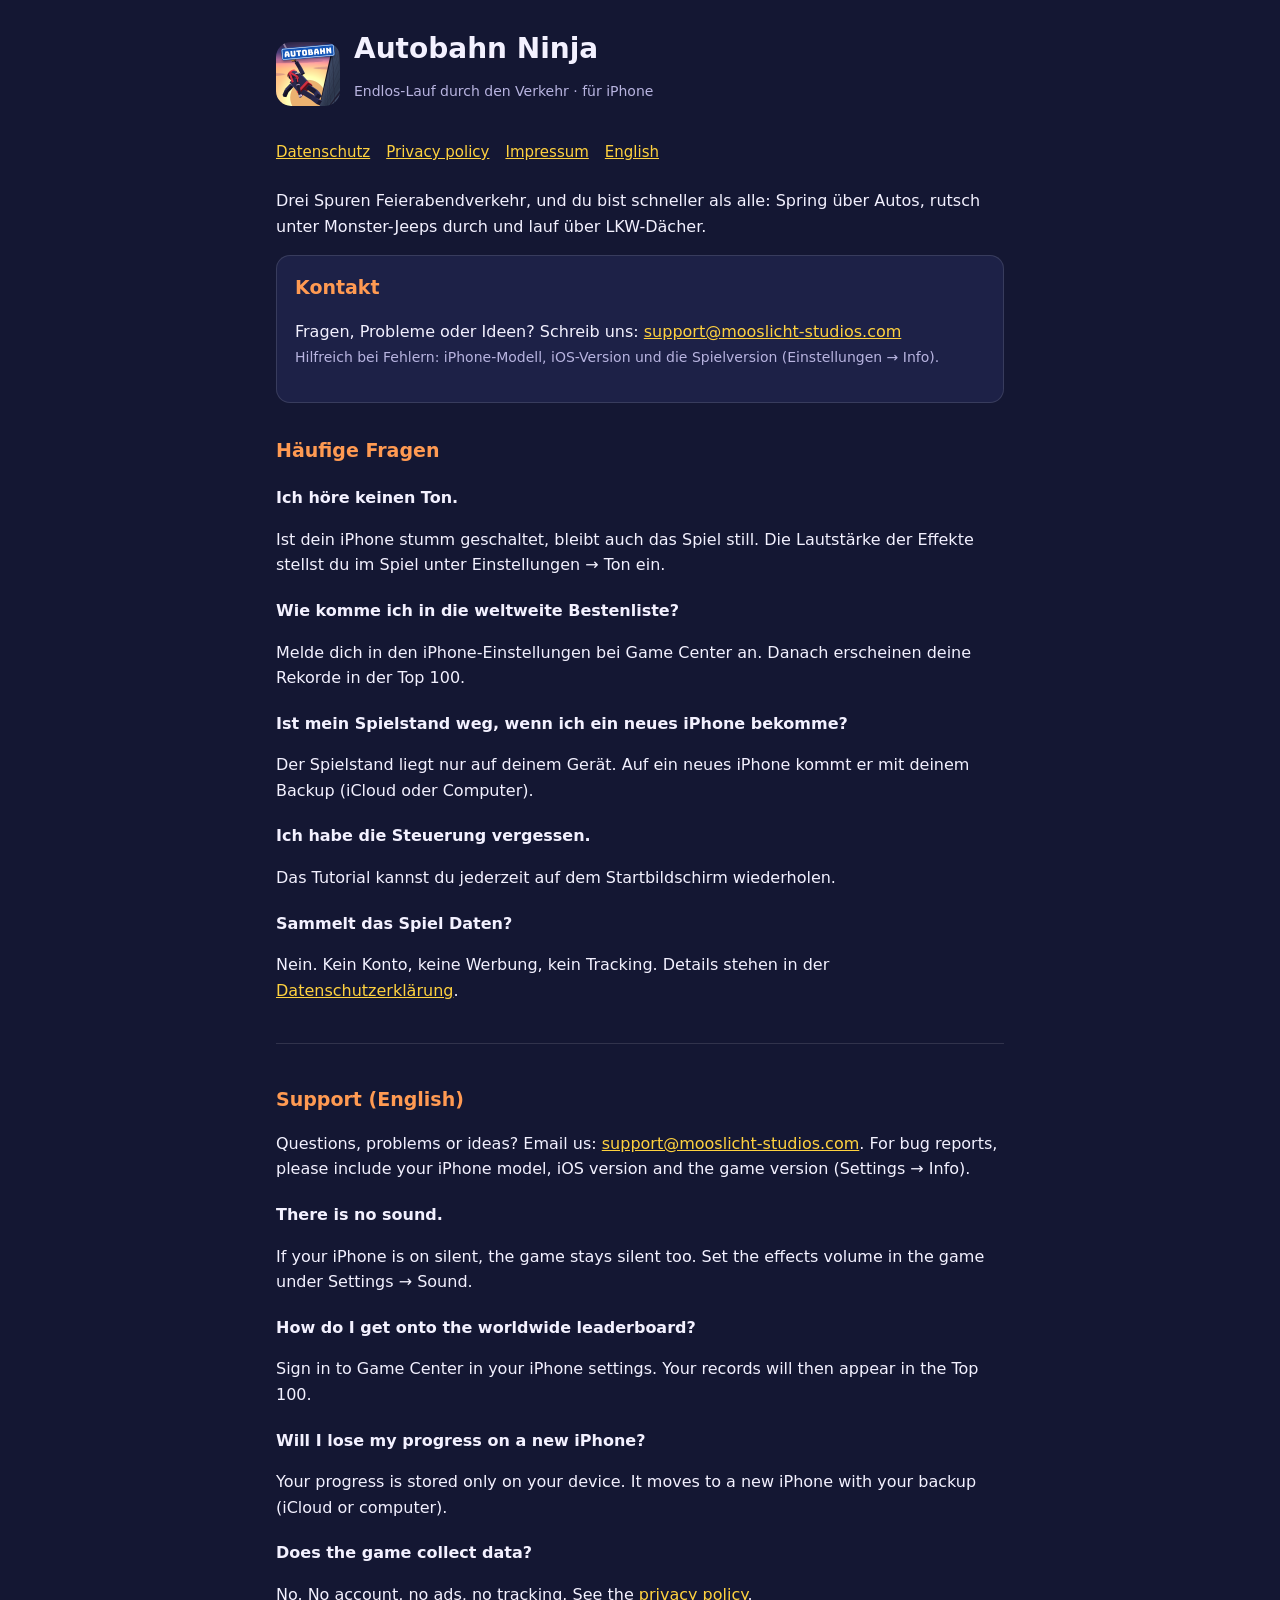
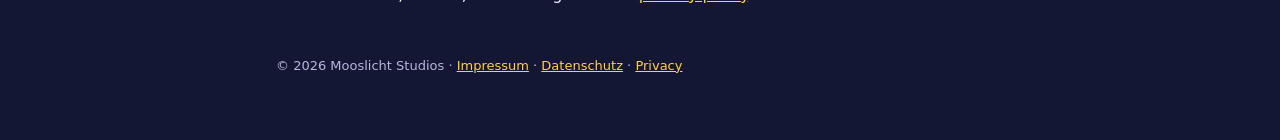
<file: index.html>
<!doctype html>
<html lang="de">
<head>
<meta charset="utf-8">
<meta name="viewport" content="width=device-width,initial-scale=1">
<title>Autobahn Ninja – Support</title>
<meta name="description" content="Support und Kontakt für das Spiel Autobahn Ninja (iPhone).">
<link rel="stylesheet" href="style.css">
<link rel="icon" href="icon.png">
</head>
<body>
<main>
<header><img src="icon.png" alt=""><div><h1>Autobahn Ninja</h1><p class="muted">Endlos-Lauf durch den Verkehr · für iPhone</p></div></header>
<nav><a href="datenschutz.html">Datenschutz</a><a href="privacy.html">Privacy policy</a><a href="impressum.html">Impressum</a><a href="#en">English</a></nav>

<p>Drei Spuren Feierabendverkehr, und du bist schneller als alle: Spring über Autos, rutsch unter Monster-Jeeps durch und lauf über LKW-Dächer.</p>

<div class="card">
<h2 style="margin-top:0">Kontakt</h2>
<p>Fragen, Probleme oder Ideen? Schreib uns: <a href="mailto:support@mooslicht-studios.com">support@mooslicht-studios.com</a><br>
<span class="muted">Hilfreich bei Fehlern: iPhone-Modell, iOS-Version und die Spielversion (Einstellungen → Info).</span></p>
</div>

<h2>Häufige Fragen</h2>
<h3>Ich höre keinen Ton.</h3>
<p>Ist dein iPhone stumm geschaltet, bleibt auch das Spiel still. Die Lautstärke der Effekte stellst du im Spiel unter Einstellungen → Ton ein.</p>
<h3>Wie komme ich in die weltweite Bestenliste?</h3>
<p>Melde dich in den iPhone-Einstellungen bei Game Center an. Danach erscheinen deine Rekorde in der Top 100.</p>
<h3>Ist mein Spielstand weg, wenn ich ein neues iPhone bekomme?</h3>
<p>Der Spielstand liegt nur auf deinem Gerät. Auf ein neues iPhone kommt er mit deinem Backup (iCloud oder Computer).</p>
<h3>Ich habe die Steuerung vergessen.</h3>
<p>Das Tutorial kannst du jederzeit auf dem Startbildschirm wiederholen.</p>
<h3>Sammelt das Spiel Daten?</h3>
<p>Nein. Kein Konto, keine Werbung, kein Tracking. Details stehen in der <a href="datenschutz.html">Datenschutzerklärung</a>.</p>

<section class="lang" id="en" lang="en">
<h2>Support (English)</h2>
<p>Questions, problems or ideas? Email us: <a href="mailto:support@mooslicht-studios.com">support@mooslicht-studios.com</a>. For bug reports, please include your iPhone model, iOS version and the game version (Settings → Info).</p>
<h3>There is no sound.</h3>
<p>If your iPhone is on silent, the game stays silent too. Set the effects volume in the game under Settings → Sound.</p>
<h3>How do I get onto the worldwide leaderboard?</h3>
<p>Sign in to Game Center in your iPhone settings. Your records will then appear in the Top 100.</p>
<h3>Will I lose my progress on a new iPhone?</h3>
<p>Your progress is stored only on your device. It moves to a new iPhone with your backup (iCloud or computer).</p>
<h3>Does the game collect data?</h3>
<p>No. No account, no ads, no tracking. See the <a href="privacy.html">privacy policy</a>.</p>
</section>

<footer>© 2026 Mooslicht Studios · <a href="impressum.html">Impressum</a> · <a href="datenschutz.html">Datenschutz</a> · <a href="privacy.html">Privacy</a></footer>
</main>
</body>
</html>
</file>
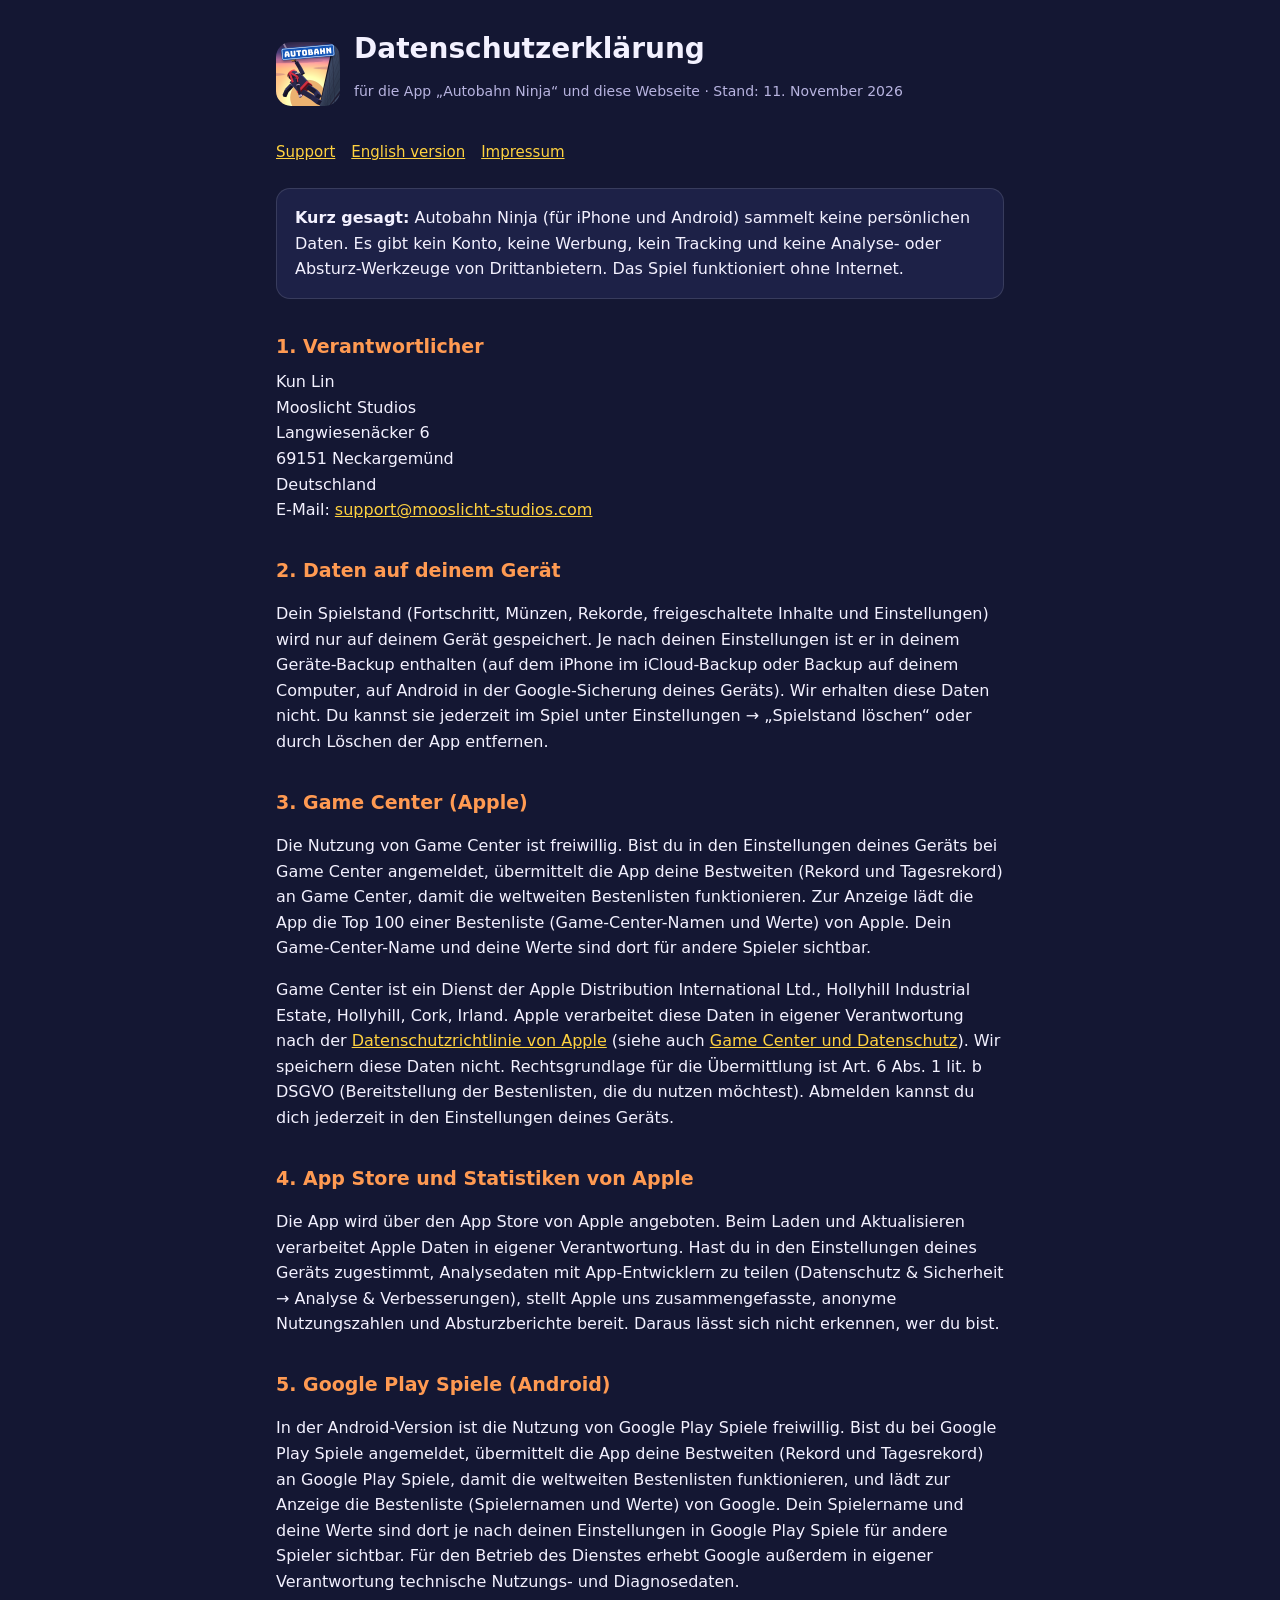
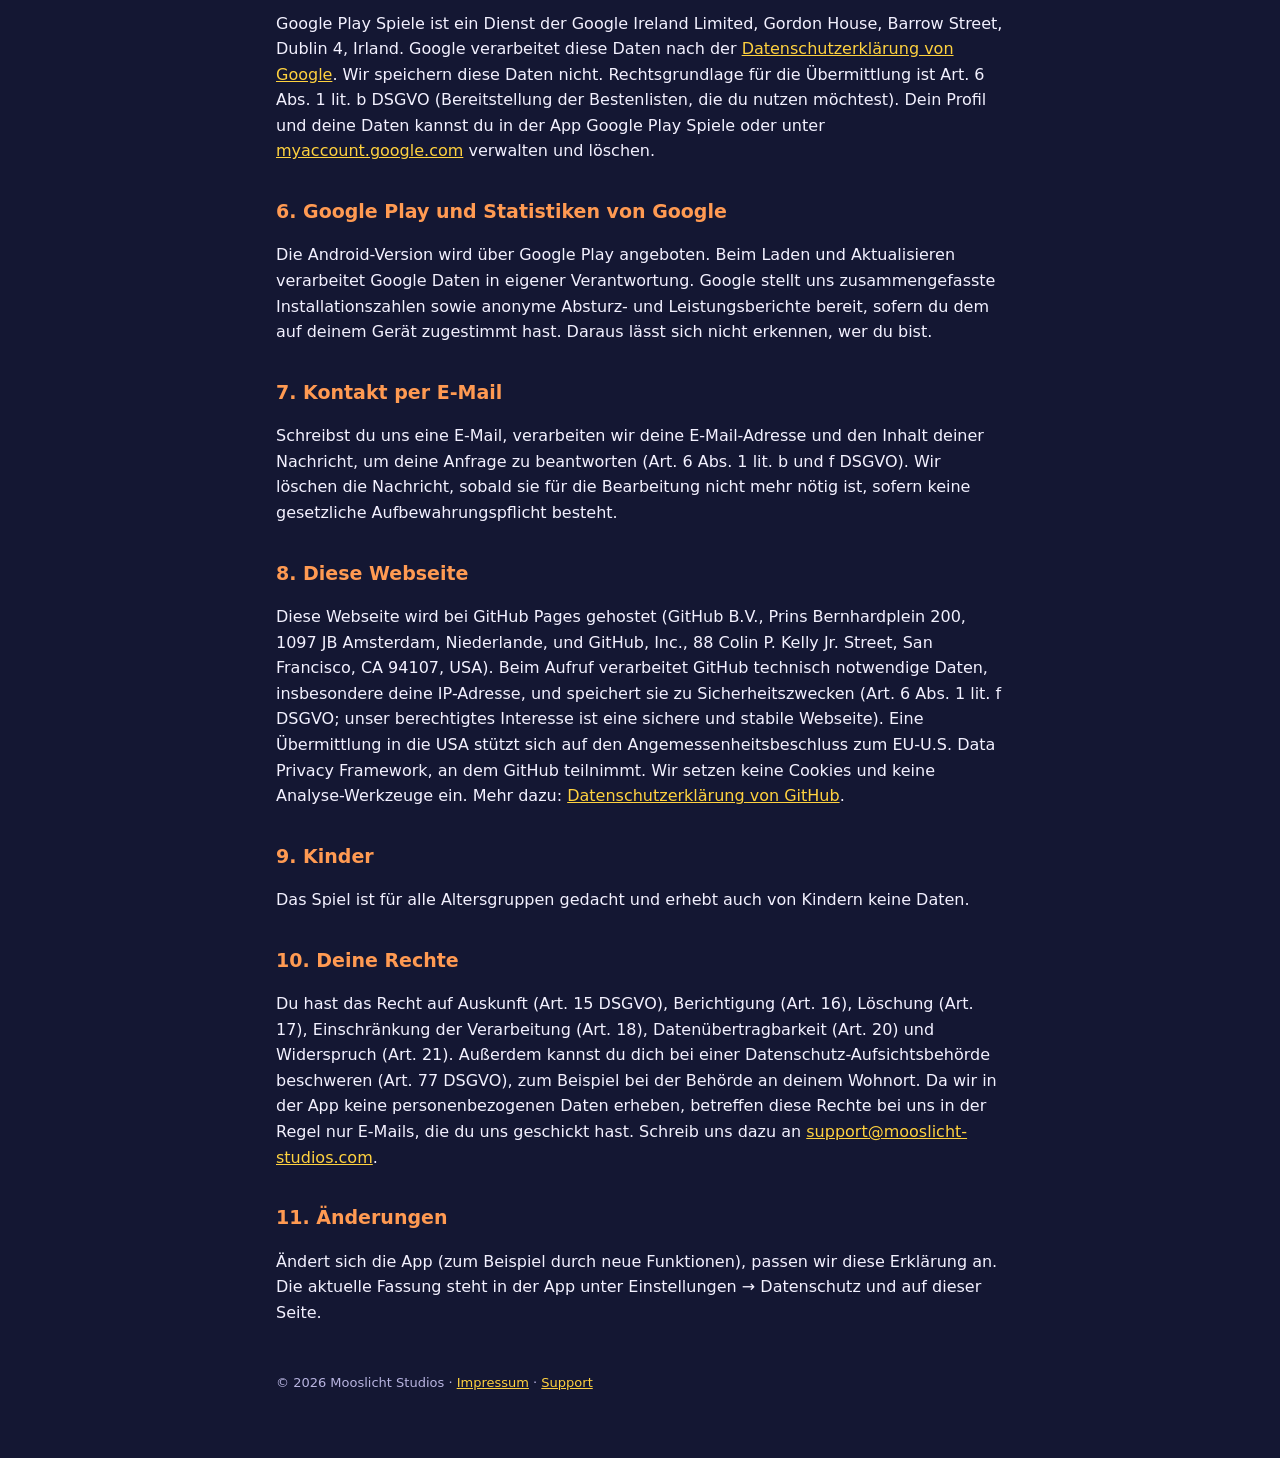
<file: datenschutz.html>
<!doctype html>
<html lang="de">
<head>
<meta charset="utf-8">
<meta name="viewport" content="width=device-width,initial-scale=1">
<title>Autobahn Ninja – Datenschutzerklärung</title>
<link rel="stylesheet" href="style.css">
<link rel="icon" href="icon.png">
</head>
<body>
<main>
<header><img src="icon.png" alt=""><div><h1>Datenschutzerklärung</h1><p class="muted">für die App „Autobahn Ninja“ und diese Webseite · Stand: 11. November 2026</p></div></header>
<nav><a href="index.html">Support</a><a href="privacy.html">English version</a><a href="impressum.html">Impressum</a></nav>

<div class="card"><p style="margin:0"><b>Kurz gesagt:</b> Autobahn Ninja (für iPhone und Android) sammelt keine persönlichen Daten. Es gibt kein Konto, keine Werbung, kein Tracking und keine Analyse- oder Absturz-Werkzeuge von Drittanbietern. Das Spiel funktioniert ohne Internet.</p></div>

<h2>1. Verantwortlicher</h2>
<address>Kun Lin<br>Mooslicht Studios<br>Langwiesenäcker 6<br>69151 Neckargemünd<br>Deutschland<br>E-Mail: <a href="mailto:support@mooslicht-studios.com">support@mooslicht-studios.com</a></address>

<h2>2. Daten auf deinem Gerät</h2>
<p>Dein Spielstand (Fortschritt, Münzen, Rekorde, freigeschaltete Inhalte und Einstellungen) wird nur auf deinem Gerät gespeichert. Je nach deinen Einstellungen ist er in deinem Geräte-Backup enthalten (auf dem iPhone im iCloud-Backup oder Backup auf deinem Computer, auf Android in der Google-Sicherung deines Geräts). Wir erhalten diese Daten nicht. Du kannst sie jederzeit im Spiel unter Einstellungen → „Spielstand löschen“ oder durch Löschen der App entfernen.</p>

<h2>3. Game Center (Apple)</h2>
<p>Die Nutzung von Game Center ist freiwillig. Bist du in den Einstellungen deines Geräts bei Game Center angemeldet, übermittelt die App deine Bestweiten (Rekord und Tagesrekord) an Game Center, damit die weltweiten Bestenlisten funktionieren. Zur Anzeige lädt die App die Top 100 einer Bestenliste (Game-Center-Namen und Werte) von Apple. Dein Game-Center-Name und deine Werte sind dort für andere Spieler sichtbar.</p>
<p>Game Center ist ein Dienst der Apple Distribution International Ltd., Hollyhill Industrial Estate, Hollyhill, Cork, Irland. Apple verarbeitet diese Daten in eigener Verantwortung nach der <a href="https://www.apple.com/de/legal/privacy/">Datenschutzrichtlinie von Apple</a> (siehe auch <a href="https://www.apple.com/legal/privacy/data/de/game-center/">Game Center und Datenschutz</a>). Wir speichern diese Daten nicht. Rechtsgrundlage für die Übermittlung ist Art. 6 Abs. 1 lit. b DSGVO (Bereitstellung der Bestenlisten, die du nutzen möchtest). Abmelden kannst du dich jederzeit in den Einstellungen deines Geräts.</p>

<h2>4. App Store und Statistiken von Apple</h2>
<p>Die App wird über den App Store von Apple angeboten. Beim Laden und Aktualisieren verarbeitet Apple Daten in eigener Verantwortung. Hast du in den Einstellungen deines Geräts zugestimmt, Analysedaten mit App-Entwicklern zu teilen (Datenschutz &amp; Sicherheit → Analyse &amp; Verbesserungen), stellt Apple uns zusammengefasste, anonyme Nutzungszahlen und Absturzberichte bereit. Daraus lässt sich nicht erkennen, wer du bist.</p>

<h2>5. Google Play Spiele (Android)</h2>
<p>In der Android-Version ist die Nutzung von Google Play Spiele freiwillig. Bist du bei Google Play Spiele angemeldet, übermittelt die App deine Bestweiten (Rekord und Tagesrekord) an Google Play Spiele, damit die weltweiten Bestenlisten funktionieren, und lädt zur Anzeige die Bestenliste (Spielernamen und Werte) von Google. Dein Spielername und deine Werte sind dort je nach deinen Einstellungen in Google Play Spiele für andere Spieler sichtbar. Für den Betrieb des Dienstes erhebt Google außerdem in eigener Verantwortung technische Nutzungs- und Diagnosedaten.</p>
<p>Google Play Spiele ist ein Dienst der Google Ireland Limited, Gordon House, Barrow Street, Dublin 4, Irland. Google verarbeitet diese Daten nach der <a href="https://policies.google.com/privacy?hl=de">Datenschutzerklärung von Google</a>. Wir speichern diese Daten nicht. Rechtsgrundlage für die Übermittlung ist Art. 6 Abs. 1 lit. b DSGVO (Bereitstellung der Bestenlisten, die du nutzen möchtest). Dein Profil und deine Daten kannst du in der App Google Play Spiele oder unter <a href="https://myaccount.google.com/">myaccount.google.com</a> verwalten und löschen.</p>

<h2>6. Google Play und Statistiken von Google</h2>
<p>Die Android-Version wird über Google Play angeboten. Beim Laden und Aktualisieren verarbeitet Google Daten in eigener Verantwortung. Google stellt uns zusammengefasste Installationszahlen sowie anonyme Absturz- und Leistungsberichte bereit, sofern du dem auf deinem Gerät zugestimmt hast. Daraus lässt sich nicht erkennen, wer du bist.</p>

<h2>7. Kontakt per E-Mail</h2>
<p>Schreibst du uns eine E-Mail, verarbeiten wir deine E-Mail-Adresse und den Inhalt deiner Nachricht, um deine Anfrage zu beantworten (Art. 6 Abs. 1 lit. b und f DSGVO). Wir löschen die Nachricht, sobald sie für die Bearbeitung nicht mehr nötig ist, sofern keine gesetzliche Aufbewahrungspflicht besteht.</p>

<h2>8. Diese Webseite</h2>
<p>Diese Webseite wird bei GitHub Pages gehostet (GitHub B.V., Prins Bernhardplein 200, 1097 JB Amsterdam, Niederlande, und GitHub, Inc., 88 Colin P. Kelly Jr. Street, San Francisco, CA 94107, USA). Beim Aufruf verarbeitet GitHub technisch notwendige Daten, insbesondere deine IP-Adresse, und speichert sie zu Sicherheitszwecken (Art. 6 Abs. 1 lit. f DSGVO; unser berechtigtes Interesse ist eine sichere und stabile Webseite). Eine Übermittlung in die USA stützt sich auf den Angemessenheitsbeschluss zum EU-U.S. Data Privacy Framework, an dem GitHub teilnimmt. Wir setzen keine Cookies und keine Analyse-Werkzeuge ein. Mehr dazu: <a href="https://docs.github.com/de/site-policy/privacy-policies/github-general-privacy-statement">Datenschutzerklärung von GitHub</a>.</p>

<h2>9. Kinder</h2>
<p>Das Spiel ist für alle Altersgruppen gedacht und erhebt auch von Kindern keine Daten.</p>

<h2>10. Deine Rechte</h2>
<p>Du hast das Recht auf Auskunft (Art. 15 DSGVO), Berichtigung (Art. 16), Löschung (Art. 17), Einschränkung der Verarbeitung (Art. 18), Datenübertragbarkeit (Art. 20) und Widerspruch (Art. 21). Außerdem kannst du dich bei einer Datenschutz-Aufsichtsbehörde beschweren (Art. 77 DSGVO), zum Beispiel bei der Behörde an deinem Wohnort. Da wir in der App keine personenbezogenen Daten erheben, betreffen diese Rechte bei uns in der Regel nur E-Mails, die du uns geschickt hast. Schreib uns dazu an <a href="mailto:support@mooslicht-studios.com">support@mooslicht-studios.com</a>.</p>

<h2>11. Änderungen</h2>
<p>Ändert sich die App (zum Beispiel durch neue Funktionen), passen wir diese Erklärung an. Die aktuelle Fassung steht in der App unter Einstellungen → Datenschutz und auf dieser Seite.</p>

<footer>© 2026 Mooslicht Studios · <a href="impressum.html">Impressum</a> · <a href="index.html">Support</a></footer>
</main>
</body>
</html>
</file>
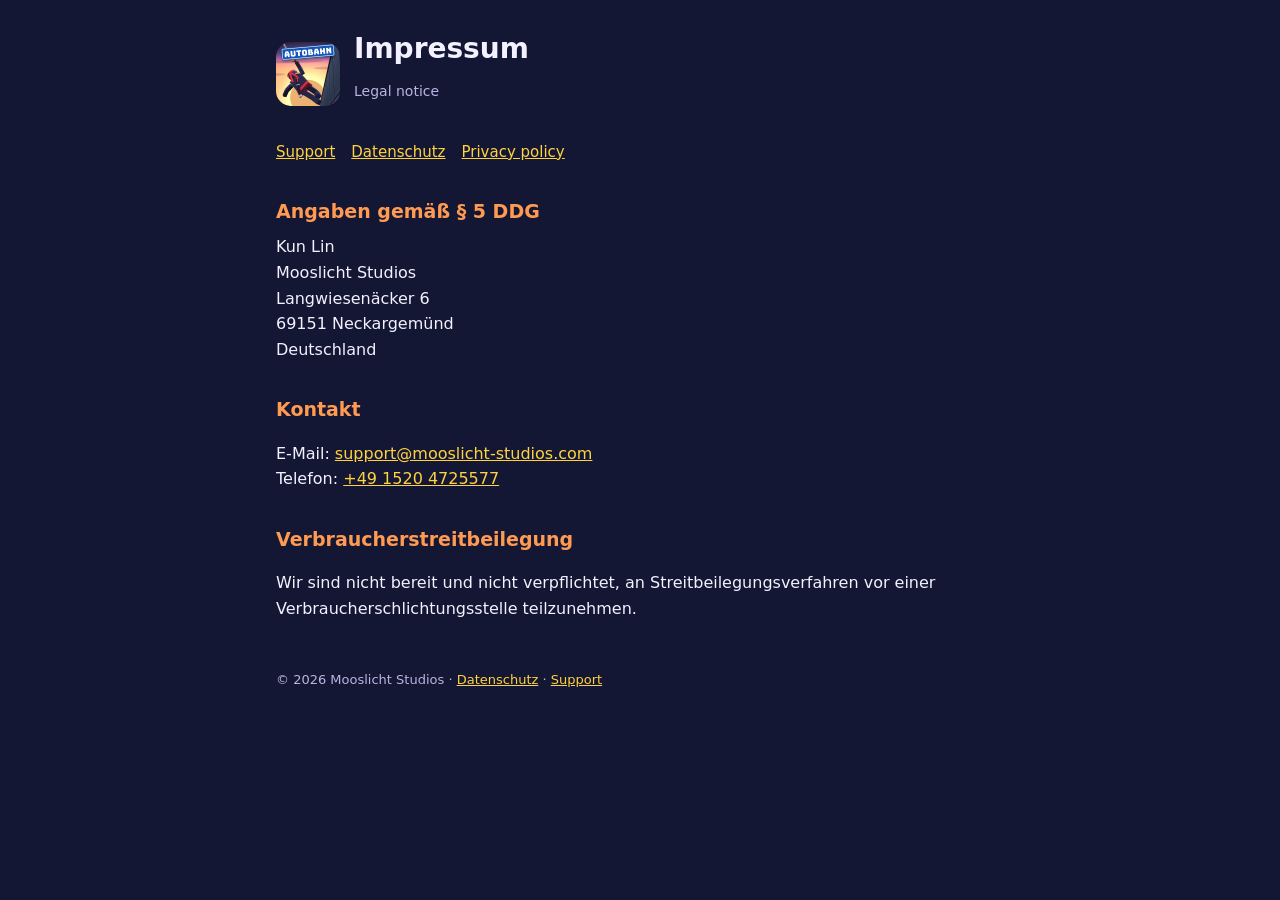
<file: impressum.html>
<!doctype html>
<html lang="de">
<head>
<meta charset="utf-8">
<meta name="viewport" content="width=device-width,initial-scale=1">
<title>Autobahn Ninja – Impressum</title>
<link rel="stylesheet" href="style.css">
<link rel="icon" href="icon.png">
</head>
<body>
<main>
<header><img src="icon.png" alt=""><div><h1>Impressum</h1><p class="muted">Legal notice</p></div></header>
<nav><a href="index.html">Support</a><a href="datenschutz.html">Datenschutz</a><a href="privacy.html">Privacy policy</a></nav>

<h2>Angaben gemäß § 5 DDG</h2>
<address>Kun Lin<br>Mooslicht Studios<br>Langwiesenäcker 6<br>69151 Neckargemünd<br>Deutschland</address>

<h2>Kontakt</h2>
<p>E-Mail: <a href="mailto:support@mooslicht-studios.com">support@mooslicht-studios.com</a><br>
Telefon: <a href="tel:+4915204725577">+49 1520 4725577</a></p>

<!-- Nur falls vorhanden:
<h2>Umsatzsteuer-ID</h2>
<p>Umsatzsteuer-Identifikationsnummer gemäß § 27a Umsatzsteuergesetz: [USt-IdNr.]</p>
-->

<h2>Verbraucherstreitbeilegung</h2>
<p>Wir sind nicht bereit und nicht verpflichtet, an Streitbeilegungsverfahren vor einer Verbraucherschlichtungsstelle teilzunehmen.</p>

<footer>© 2026 Mooslicht Studios · <a href="datenschutz.html">Datenschutz</a> · <a href="index.html">Support</a></footer>
</main>
</body>
</html>
</file>
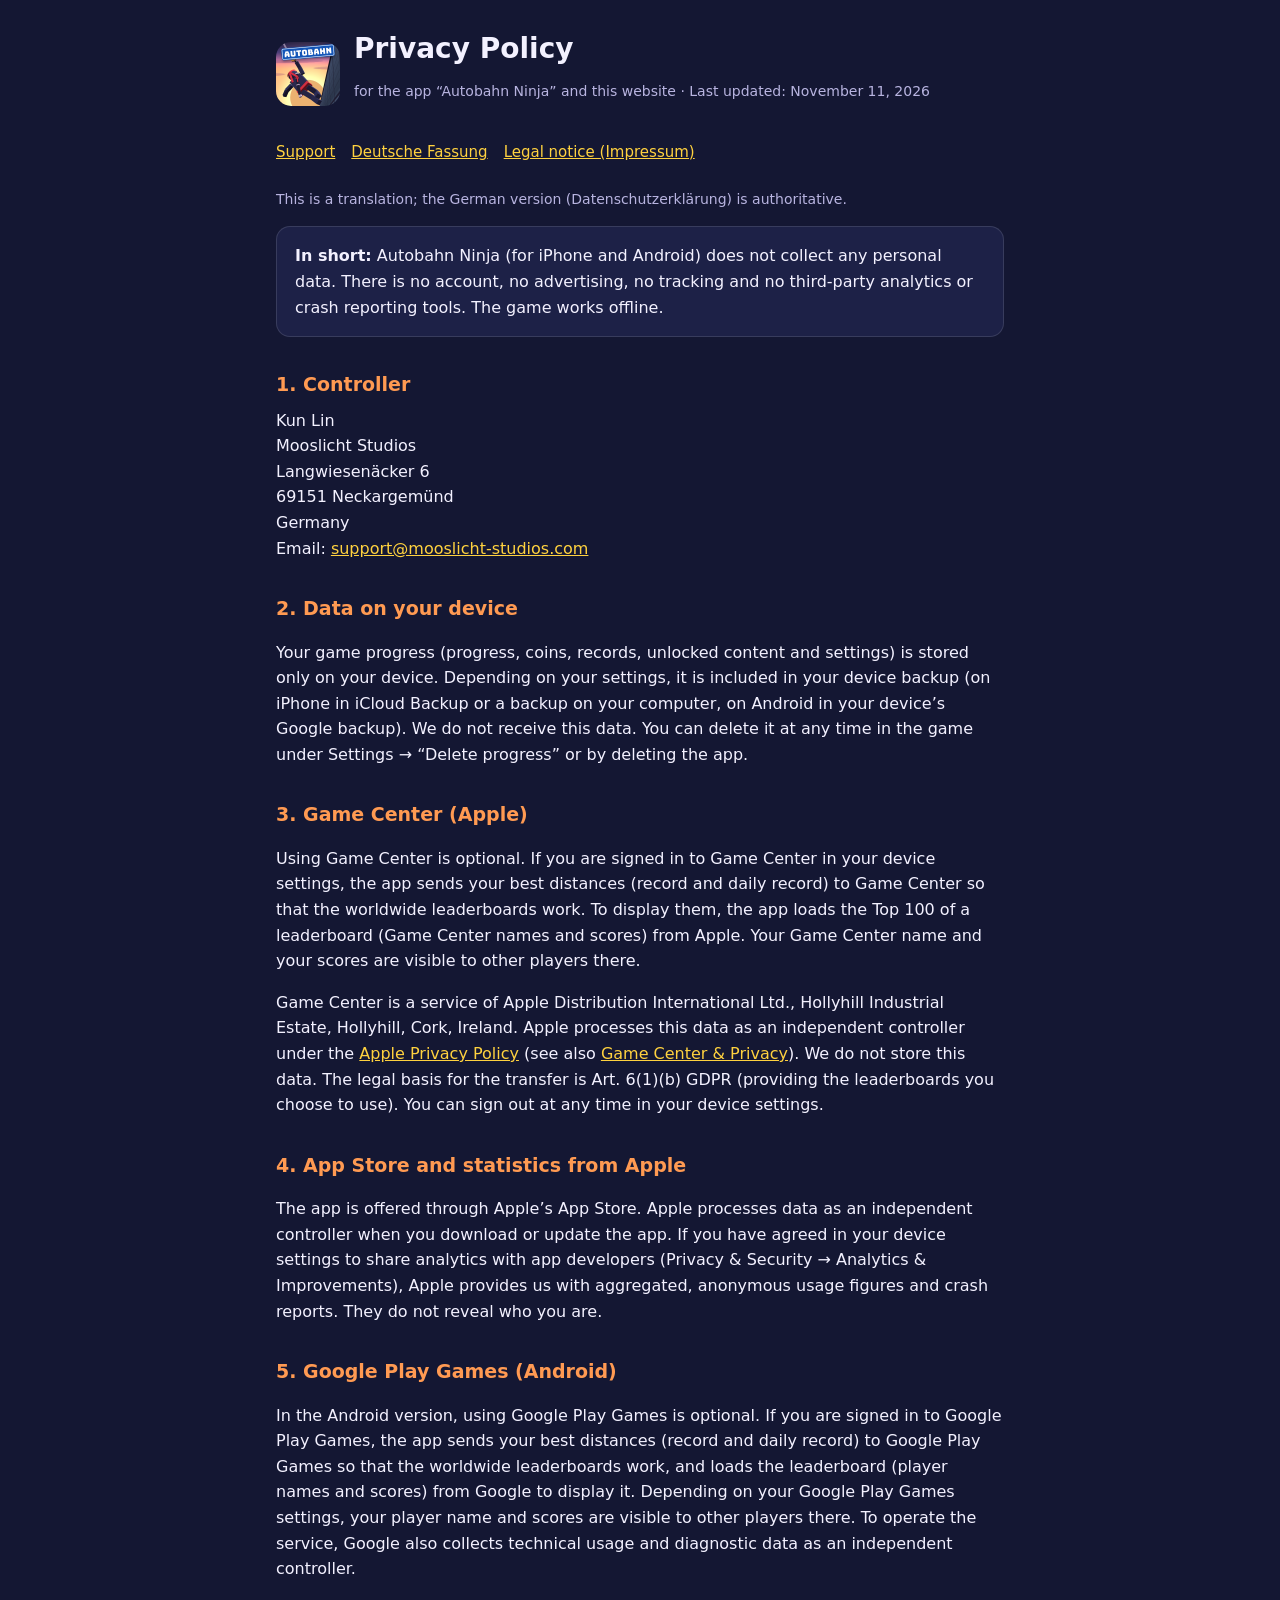
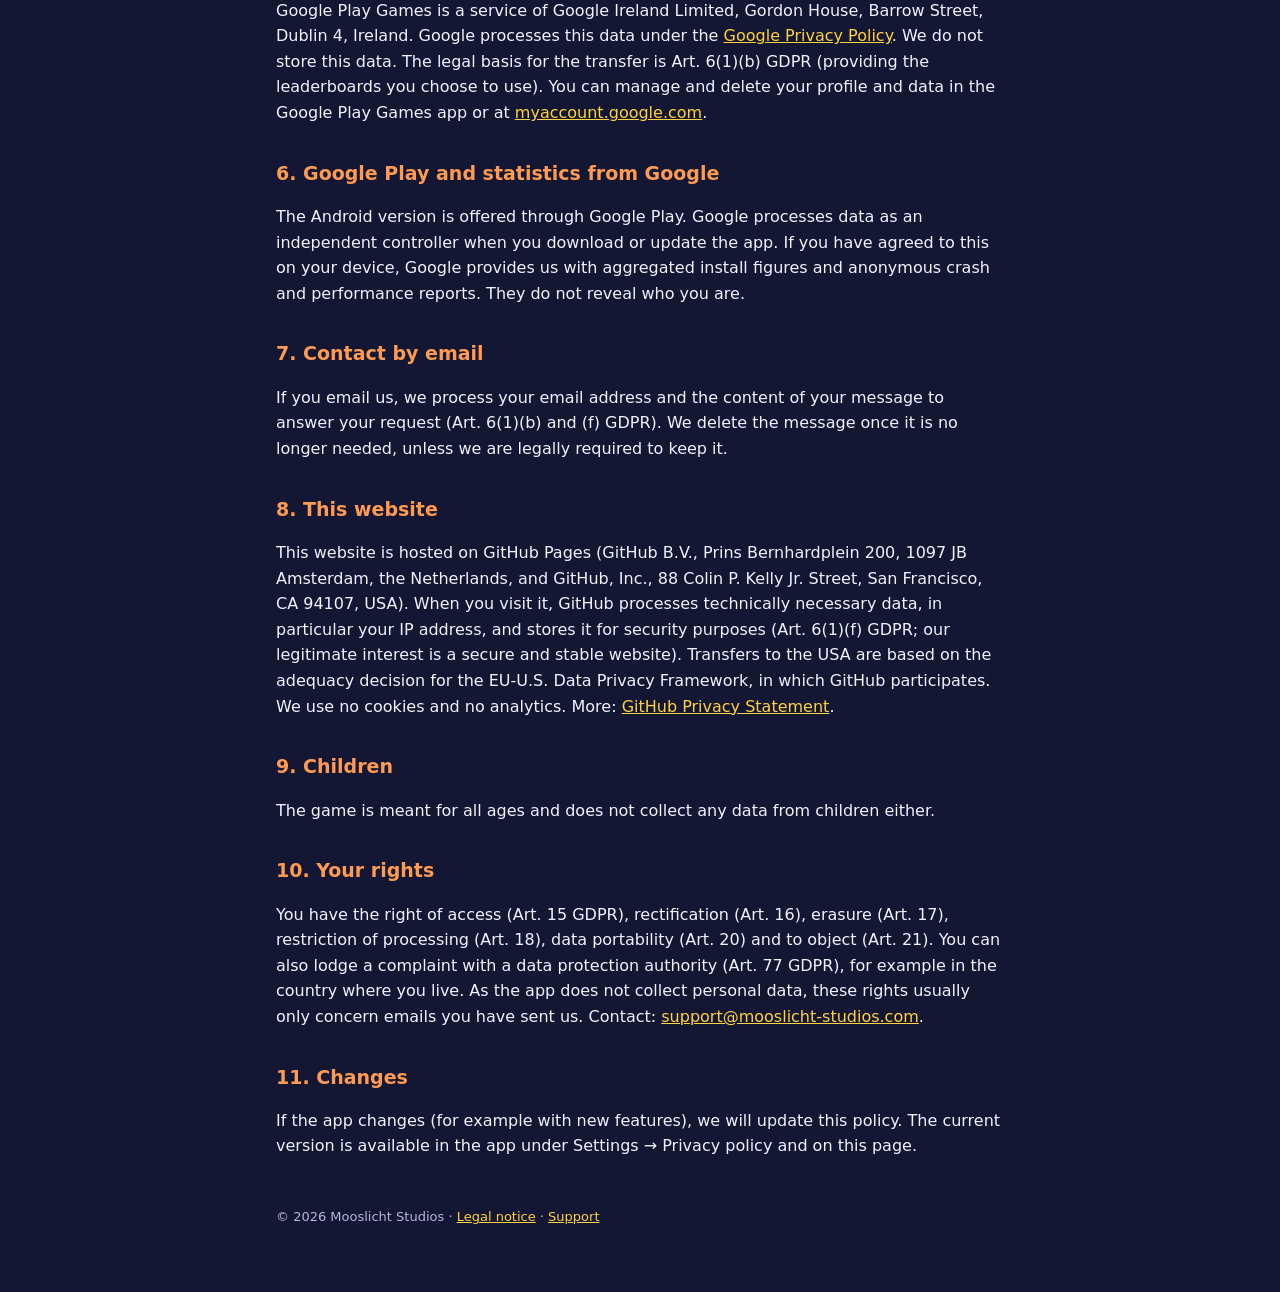
<file: privacy.html>
<!doctype html>
<html lang="en">
<head>
<meta charset="utf-8">
<meta name="viewport" content="width=device-width,initial-scale=1">
<title>Autobahn Ninja – Privacy Policy</title>
<link rel="stylesheet" href="style.css">
<link rel="icon" href="icon.png">
</head>
<body>
<main>
<header><img src="icon.png" alt=""><div><h1>Privacy Policy</h1><p class="muted">for the app “Autobahn Ninja” and this website · Last updated: November 11, 2026</p></div></header>
<nav><a href="index.html">Support</a><a href="datenschutz.html">Deutsche Fassung</a><a href="impressum.html">Legal notice (Impressum)</a></nav>
<p class="muted">This is a translation; the German version (Datenschutzerklärung) is authoritative.</p>

<div class="card"><p style="margin:0"><b>In short:</b> Autobahn Ninja (for iPhone and Android) does not collect any personal data. There is no account, no advertising, no tracking and no third-party analytics or crash reporting tools. The game works offline.</p></div>

<h2>1. Controller</h2>
<address>Kun Lin<br>Mooslicht Studios<br>Langwiesenäcker 6<br>69151 Neckargemünd<br>Germany<br>Email: <a href="mailto:support@mooslicht-studios.com">support@mooslicht-studios.com</a></address>

<h2>2. Data on your device</h2>
<p>Your game progress (progress, coins, records, unlocked content and settings) is stored only on your device. Depending on your settings, it is included in your device backup (on iPhone in iCloud Backup or a backup on your computer, on Android in your device’s Google backup). We do not receive this data. You can delete it at any time in the game under Settings → “Delete progress” or by deleting the app.</p>

<h2>3. Game Center (Apple)</h2>
<p>Using Game Center is optional. If you are signed in to Game Center in your device settings, the app sends your best distances (record and daily record) to Game Center so that the worldwide leaderboards work. To display them, the app loads the Top 100 of a leaderboard (Game Center names and scores) from Apple. Your Game Center name and your scores are visible to other players there.</p>
<p>Game Center is a service of Apple Distribution International Ltd., Hollyhill Industrial Estate, Hollyhill, Cork, Ireland. Apple processes this data as an independent controller under the <a href="https://www.apple.com/legal/privacy/">Apple Privacy Policy</a> (see also <a href="https://www.apple.com/legal/privacy/data/en/game-center/">Game Center &amp; Privacy</a>). We do not store this data. The legal basis for the transfer is Art. 6(1)(b) GDPR (providing the leaderboards you choose to use). You can sign out at any time in your device settings.</p>

<h2>4. App Store and statistics from Apple</h2>
<p>The app is offered through Apple’s App Store. Apple processes data as an independent controller when you download or update the app. If you have agreed in your device settings to share analytics with app developers (Privacy &amp; Security → Analytics &amp; Improvements), Apple provides us with aggregated, anonymous usage figures and crash reports. They do not reveal who you are.</p>

<h2>5. Google Play Games (Android)</h2>
<p>In the Android version, using Google Play Games is optional. If you are signed in to Google Play Games, the app sends your best distances (record and daily record) to Google Play Games so that the worldwide leaderboards work, and loads the leaderboard (player names and scores) from Google to display it. Depending on your Google Play Games settings, your player name and scores are visible to other players there. To operate the service, Google also collects technical usage and diagnostic data as an independent controller.</p>
<p>Google Play Games is a service of Google Ireland Limited, Gordon House, Barrow Street, Dublin 4, Ireland. Google processes this data under the <a href="https://policies.google.com/privacy?hl=en">Google Privacy Policy</a>. We do not store this data. The legal basis for the transfer is Art. 6(1)(b) GDPR (providing the leaderboards you choose to use). You can manage and delete your profile and data in the Google Play Games app or at <a href="https://myaccount.google.com/">myaccount.google.com</a>.</p>

<h2>6. Google Play and statistics from Google</h2>
<p>The Android version is offered through Google Play. Google processes data as an independent controller when you download or update the app. If you have agreed to this on your device, Google provides us with aggregated install figures and anonymous crash and performance reports. They do not reveal who you are.</p>

<h2>7. Contact by email</h2>
<p>If you email us, we process your email address and the content of your message to answer your request (Art. 6(1)(b) and (f) GDPR). We delete the message once it is no longer needed, unless we are legally required to keep it.</p>

<h2>8. This website</h2>
<p>This website is hosted on GitHub Pages (GitHub B.V., Prins Bernhardplein 200, 1097 JB Amsterdam, the Netherlands, and GitHub, Inc., 88 Colin P. Kelly Jr. Street, San Francisco, CA 94107, USA). When you visit it, GitHub processes technically necessary data, in particular your IP address, and stores it for security purposes (Art. 6(1)(f) GDPR; our legitimate interest is a secure and stable website). Transfers to the USA are based on the adequacy decision for the EU-U.S. Data Privacy Framework, in which GitHub participates. We use no cookies and no analytics. More: <a href="https://docs.github.com/en/site-policy/privacy-policies/github-general-privacy-statement">GitHub Privacy Statement</a>.</p>

<h2>9. Children</h2>
<p>The game is meant for all ages and does not collect any data from children either.</p>

<h2>10. Your rights</h2>
<p>You have the right of access (Art. 15 GDPR), rectification (Art. 16), erasure (Art. 17), restriction of processing (Art. 18), data portability (Art. 20) and to object (Art. 21). You can also lodge a complaint with a data protection authority (Art. 77 GDPR), for example in the country where you live. As the app does not collect personal data, these rights usually only concern emails you have sent us. Contact: <a href="mailto:support@mooslicht-studios.com">support@mooslicht-studios.com</a>.</p>

<h2>11. Changes</h2>
<p>If the app changes (for example with new features), we will update this policy. The current version is available in the app under Settings → Privacy policy and on this page.</p>

<footer>© 2026 Mooslicht Studios · <a href="impressum.html">Legal notice</a> · <a href="index.html">Support</a></footer>
</main>
</body>
</html>
</file>
<file: style.css>
:root{--night:#141733;--panel:#1d2147;--line:rgba(255,255,255,.12);--paper:#f3f1ff;--muted:#b8b4e0;--dusk:#ff9a52;--coin:#ffd23f;color-scheme:dark}
*{box-sizing:border-box}
html{background:var(--night)}
body{margin:0;background:var(--night);color:var(--paper);font:16px/1.6 system-ui,-apple-system,"Segoe UI",Roboto,sans-serif}
main{max-width:760px;margin:0 auto;padding:32px 16px 64px}
header{display:flex;align-items:center;gap:14px;margin-bottom:24px}
header img{width:64px;height:64px;border-radius:15px}
h1{font-size:28px;line-height:1.2;margin:0}
h2{font-size:19px;margin:32px 0 8px;color:var(--dusk)}
h3{font-size:16px;margin:20px 0 4px}
p,li{color:var(--paper)}
.muted{color:var(--muted);font-size:14px}
a{color:var(--coin)}
nav{display:flex;flex-wrap:wrap;gap:8px 16px;margin:8px 0 24px;font-size:15px}
.card{background:var(--panel);border:1px solid var(--line);border-radius:14px;padding:16px 18px;margin:16px 0}
.lang{border-top:1px solid var(--line);margin-top:40px;padding-top:8px}
address{font-style:normal}
footer{margin-top:48px;color:var(--muted);font-size:13px}
</file>
